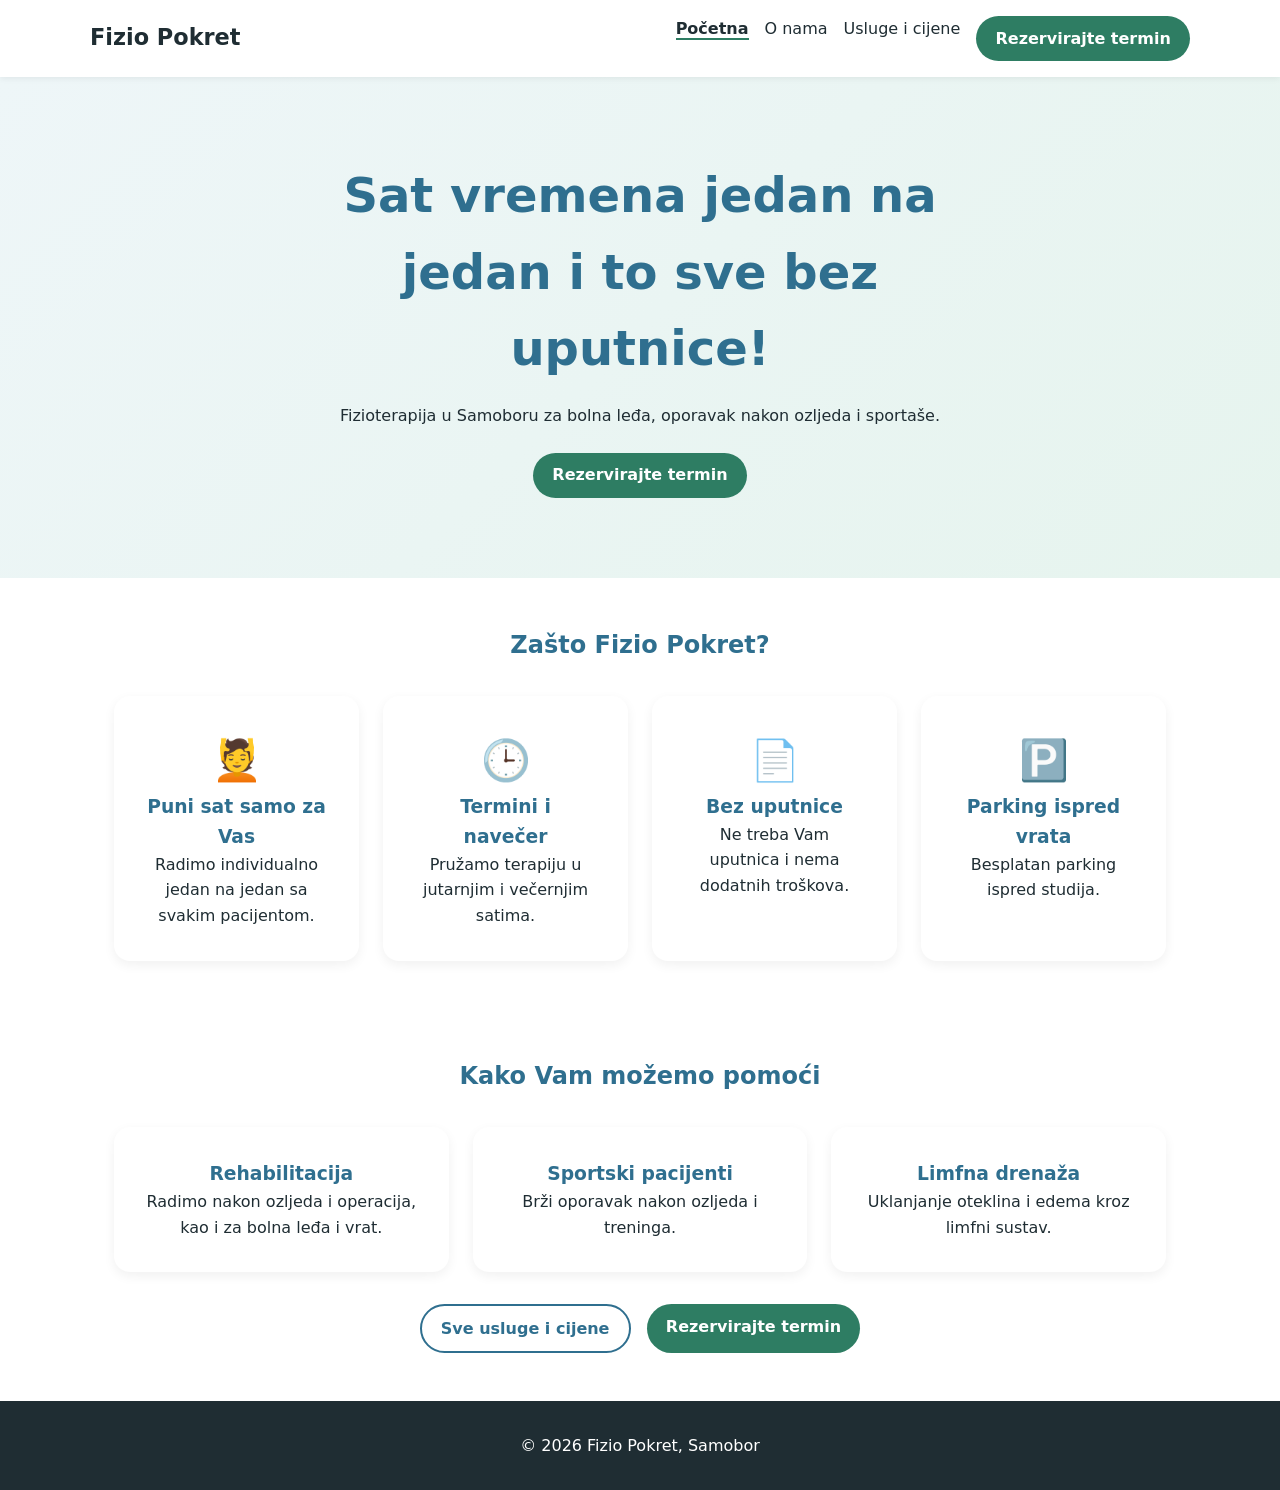
<file: index.html>
<!DOCTYPE html>
<html lang="hr">
<head>
  <meta charset="UTF-8">
  <meta name="viewport" content="width=device-width, initial-scale=1.0">
  <title>Fizio Pokret | Fizioterapija u Samoboru</title>
  <meta name="description" content="Fizioterapija jedan na jedan u Samoboru. Puni sat terapije, bez uputnice, termini i navečer.">
  <link rel="stylesheet" href="style.css">
</head>
<body>
  <header>
    <a href="index.html" class="logo">Fizio Pokret</a>
    <nav>
      <button class="hamburger" aria-label="Otvori izbornik" aria-expanded="false" aria-controls="izbornik">☰</button>
      <ul id="izbornik">
        <li><a href="index.html" aria-current="page">Početna</a></li>
        <li><a href="o-nama.html">O nama</a></li>
        <li><a href="usluge.html">Usluge i cijene</a></li>
        <li><a href="kontakt.html" class="btn">Rezervirajte termin</a></li>
      </ul>
    </nav>
  </header>

  <main>

      <section class="hero">
      <h1>Sat vremena jedan na jedan i to sve bez uputnice!</h1>
      <p>Fizioterapija u Samoboru za bolna leđa, oporavak nakon ozljeda i sportaše.</p>
      <a href="kontakt.html" class="btn">Rezervirajte termin</a>
    </section>

     <section class="prednosti">
      <h2>Zašto Fizio Pokret?</h2>
      <div class="prednosti-mreza">
        <article>
          <p class="ikona">💆</p>
          <h3>Puni sat samo za Vas</h3>
          <p>Radimo individualno jedan na jedan sa svakim pacijentom.</p>
        </article>
        <article>
          <p class="ikona">🕒</p>
          <h3>Termini i navečer</h3>
          <p>Pružamo terapiju u jutarnjim i večernjim satima.</p>
        </article>
        <article>
          <p class="ikona">📄</p>
          <h3>Bez uputnice</h3>
          <p>Ne treba Vam uputnica i nema dodatnih troškova.</p>
        </article>
        <article>
          <p class="ikona">🅿️</p>
          <h3>Parking ispred vrata</h3>
          <p>Besplatan parking ispred studija.</p>
        </article>
      </div>
    </section>

    <section class="usluge-ukratko">
  <h2>Kako Vam možemo pomoći</h2>
  <div class="prednosti-mreza">
    <article>
      <h3>Rehabilitacija</h3>
      <p>Radimo nakon ozljeda i operacija, kao i za bolna leđa i vrat.</p>
    </article>
    <article>
      <h3>Sportski pacijenti</h3>
      <p>Brži oporavak nakon ozljeda i treninga.</p>
    </article>
    <article>
      <h3>Limfna drenaža</h3>
      <p>Uklanjanje oteklina i edema kroz limfni sustav.</p>
    </article>
  </div>
      <div class="gumbi">
  <a href="usluge.html" class="btn btn-sekundarni">Sve usluge i cijene</a>
  <a href="kontakt.html" class="btn">Rezervirajte termin</a>
</div>

</section>
  </main>

  <footer>
    <p>© 2026 Fizio Pokret, Samobor</p>
  </footer>

  <script src="script.js"></script>
</body>
</html>
</file>
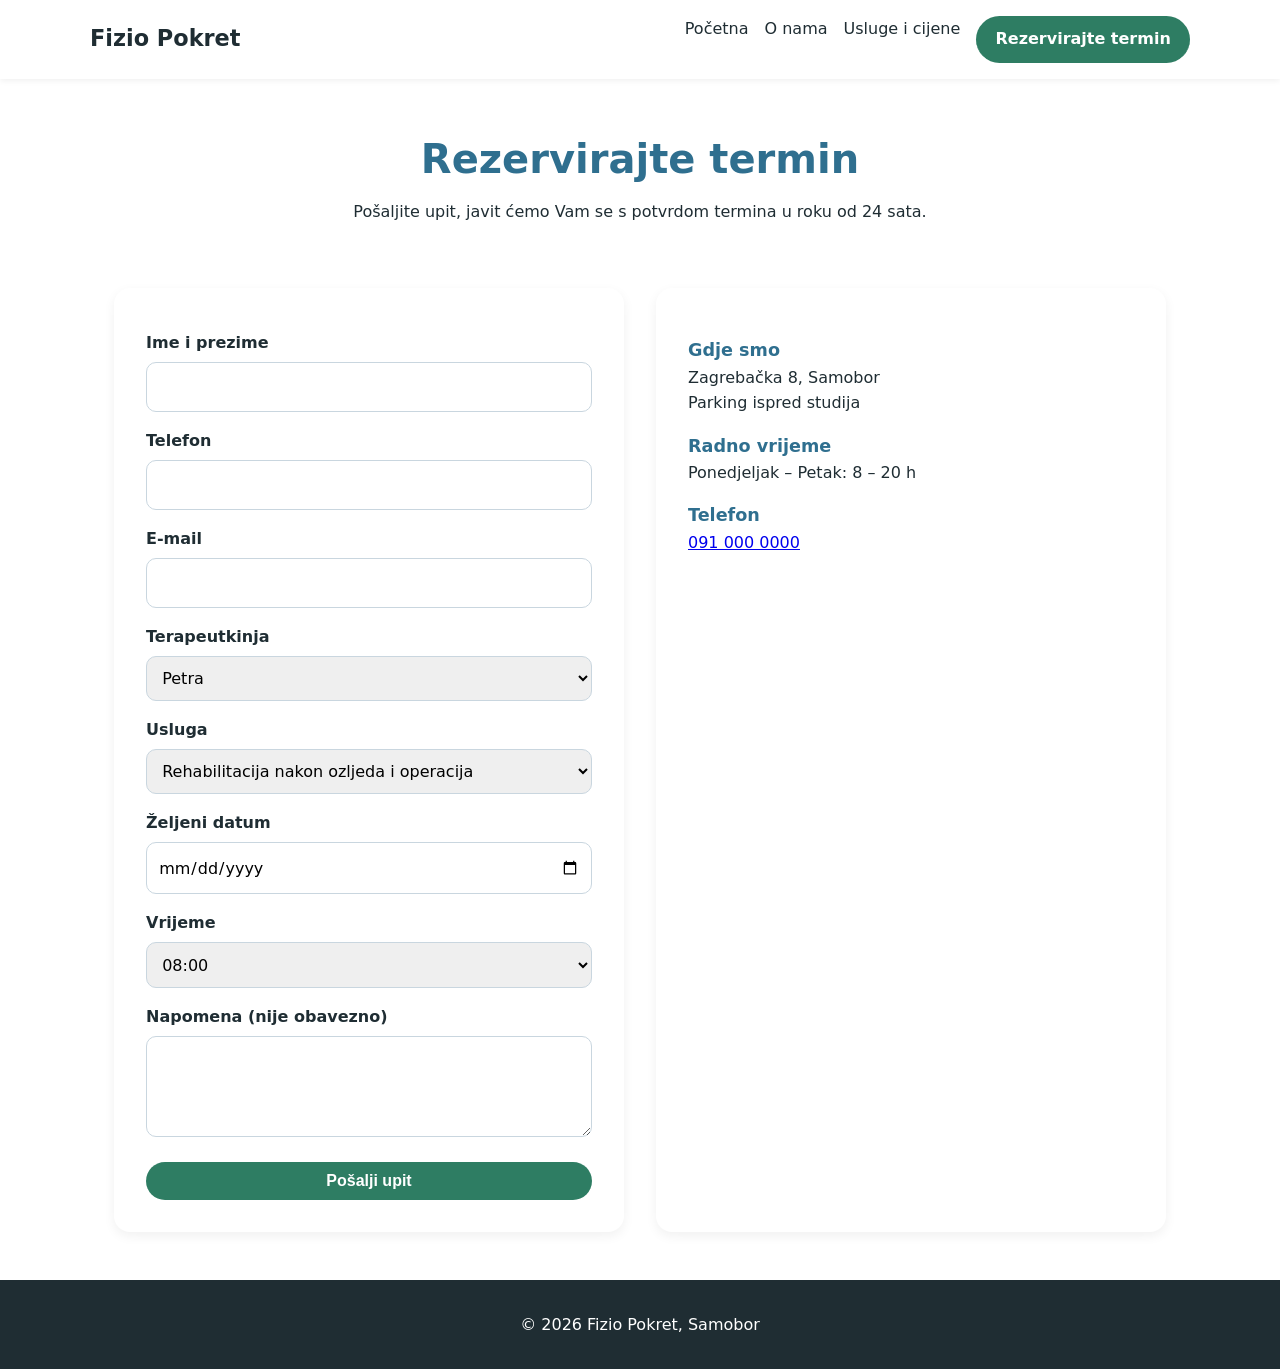
<file: kontakt.html>
<!doctype html>
<html lang="hr">
  <head>
    <meta charset="UTF-8" />
    <meta name="viewport" content="width=device-width, initial-scale=1.0" />
    <title>Rezervacija | Fizioterapija u Samoboru</title>
    <meta
      name="description"
      content="Rezervirajte termin za svoju terapiju. Adresa, radno vrijeme i karta."
    />
    <link rel="stylesheet" href="style.css" />
  </head>
  <body>
    <header>
      <a href="index.html" class="logo">Fizio Pokret</a>
      <nav>
        <button
          class="hamburger"
          aria-label="Otvori izbornik"
          aria-expanded="false"
          aria-controls="izbornik"
        >
          ☰
        </button>
        <ul id="izbornik">
          <li><a href="index.html">Početna</a></li>
          <li><a href="o-nama.html">O nama</a></li>
          <li><a href="usluge.html">Usluge i cijene</a></li>
          <li>
            <a href="kontakt.html" aria-current="page" class="btn"
              >Rezervirajte termin</a
            >
          </li>
        </ul>
      </nav>
    </header>
    <main>
      <section class="naslov-stranice">
        <h1>Rezervirajte termin</h1>
        <p>Pošaljite upit, javit ćemo Vam se s potvrdom termina u roku od 24 sata.</p>
      </section>

      <section class="kontakt">
        <form
          class="obrazac"
          action="https://formspree.io/f/PRIMJER"
          method="POST"
        >
          <label for="ime">Ime i prezime</label>
          <input type="text" id="ime" name="ime" required autocomplete="name" />

          <label for="telefon">Telefon</label>
          <input
            type="tel"
            id="telefon"
            name="telefon"
            required
            autocomplete="tel"
          />

          <label for="email">E-mail</label>
          <input
            type="email"
            id="email"
            name="email"
            required
            autocomplete="email"
          />

          <label for="terapeutkinja">Terapeutkinja</label>
          <select id="terapeutkinja" name="terapeutkinja">
            <option>Petra</option>
            <option>Maja</option>
          </select>

          <label for="usluga">Usluga</label>
          <select id="usluga" name="usluga">
            <option>Rehabilitacija nakon ozljeda i operacija</option>
            <option>Sportski pacijenti</option>
            <option>Rehabilitacija za bolna leđa i vrat</option>
            <option value="limfna">Limfna drenaža</option>
          </select>

          <label for="datum">Željeni datum</label>
          <input type="date" id="datum" name="datum" required />

          <label for="vrijeme">Vrijeme</label>
            <select id="vrijeme" name="vrijeme" required></select>

          <label for="poruka">Napomena (nije obavezno)</label>
          <textarea id="poruka" name="poruka" rows="3"></textarea>

          <button type="submit" class="btn">Pošalji upit</button>
        </form>

        <div class="info">
          <h2>Gdje smo</h2>
          <p>Zagrebačka 8, Samobor<br />Parking ispred studija</p>
          <h2>Radno vrijeme</h2>
          <p>Ponedjeljak – Petak: 8 – 20 h</p>
          <h2>Telefon</h2>
          <p><a href="tel:+385910000000">091 000 0000</a></p>
          <iframe
            src="https://www.google.com/maps?q=Samobor&output=embed"
            title="Karta: Fizio Pokret, Samobor"
            loading="lazy"
          ></iframe>
        </div>
      </section>
    </main>

     <footer>
    <p>© 2026 Fizio Pokret, Samobor</p>
  </footer>

    <script src="script.js"></script>
  </body>
</html>
</file>
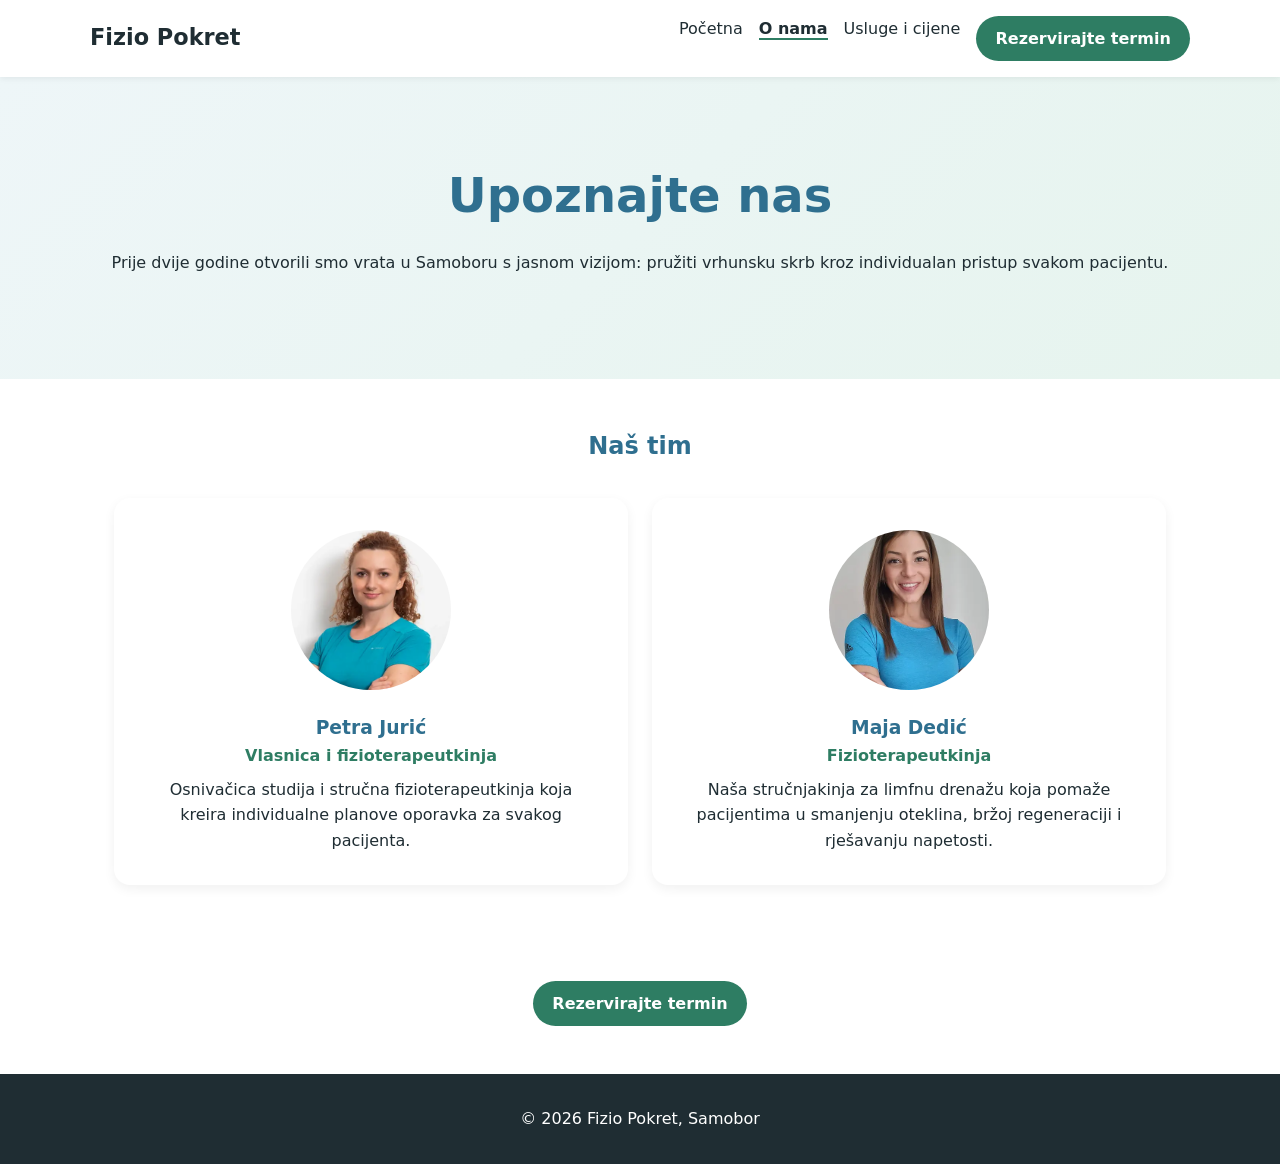
<file: o-nama.html>
<!doctype html>
<html lang="hr">
  <head>
    <meta charset="UTF-8" />
    <meta name="viewport" content="width=device-width, initial-scale=1.0" />
    <title>O nama | Fizioterapija u Samoboru</title>
    <meta
      name="description"
      content="Upoznajte tim studija Fizio Pokret u Samoboru: fizioterapeutkinje Petra i Maja."
    />
    <link rel="stylesheet" href="style.css" />
  </head>
  <body>
    <header>
      <a href="index.html" class="logo">Fizio Pokret</a>
      <nav>
        <button
          class="hamburger"
          aria-label="Otvori izbornik"
          aria-expanded="false"
          aria-controls="izbornik"
        >
          ☰
        </button>
        <ul id="izbornik">
          <li><a href="index.html">Početna</a></li>
          <li><a href="o-nama.html" aria-current="page">O nama</a></li>
          <li><a href="usluge.html">Usluge i cijene</a></li>
          <li><a href="kontakt.html" class="btn">Rezervirajte termin</a></li>
        </ul>
      </nav>
    </header>

    <main>
      <section class="hero">
        <h1>Upoznajte nas</h1>
        <p>
          Prije dvije godine otvorili smo vrata u Samoboru s jasnom vizijom:
          pružiti vrhunsku skrb kroz individualan pristup svakom pacijentu.
        </p>
      </section>

      <section class="tim">
        <h2>Naš tim</h2>
        <div class="prednosti-mreza">
          <article>
            <img
              src="slike/petra.webp"
              alt="Petra Jurić, fizioterapeutkinja"
              width="400"
              height="400"
            />
            <h3>Petra Jurić</h3>
            <p class="uloga">Vlasnica i fizioterapeutkinja</p>
            <p>
              Osnivačica studija i stručna fizioterapeutkinja koja kreira
              individualne planove oporavka za svakog pacijenta.
            </p>
          </article>

          <article>
            <img
              src="slike/maja.webp"
              alt="Maja Dedić, fizioterapeutkinja"
              width="400"
              height="400"
            />
            <h3>Maja Dedić</h3>
            <!-- primjer, pitati Petru -->
            <p class="uloga">Fizioterapeutkinja</p>
            <p>
              Naša stručnjakinja za limfnu drenažu koja pomaže pacijentima u
              smanjenju oteklina, bržoj regeneraciji i rješavanju napetosti.
            </p>
          </article>
        </div>
      </section>

      <section class="cta">
        <a href="kontakt.html" class="btn">Rezervirajte termin</a>
      </section>
    </main>

    <footer>
      <p>© 2026 Fizio Pokret, Samobor</p>
    </footer>

    <script src="script.js"></script>
  </body>
</html>
</file>
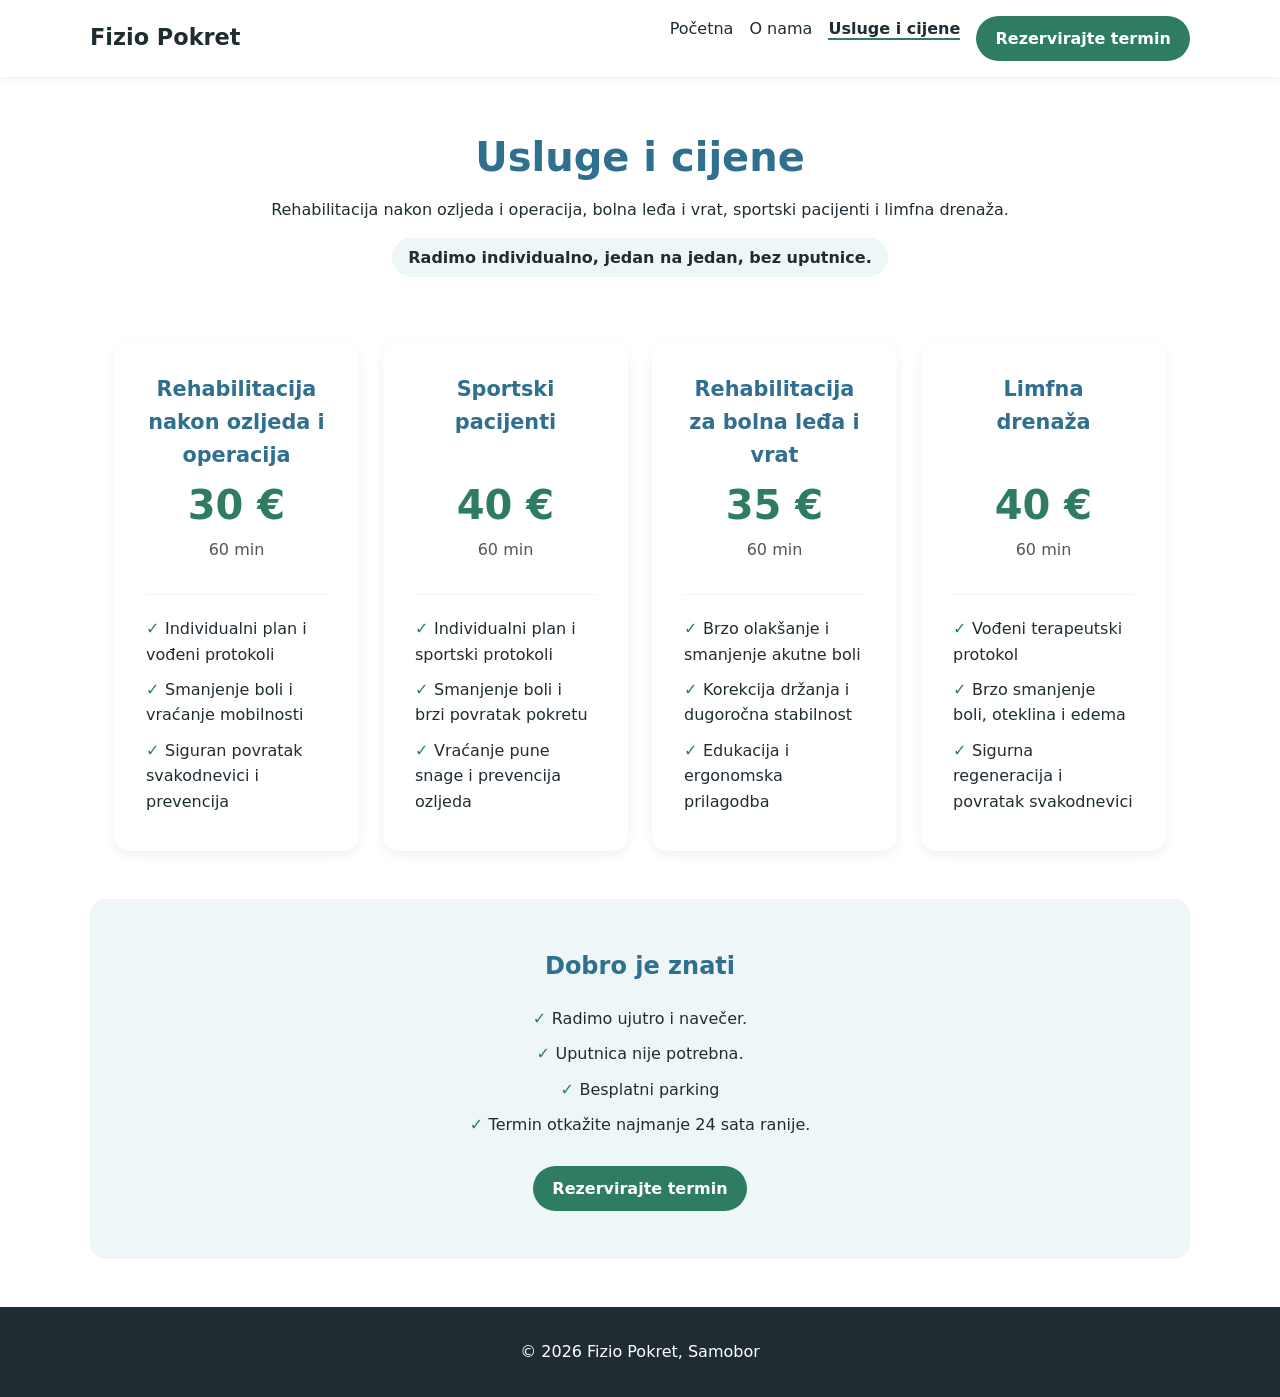
<file: usluge.html>
<!DOCTYPE html>
<html lang="hr">
<head>
  <meta charset="UTF-8">
  <meta name="viewport" content="width=device-width, initial-scale=1.0">
  <title>Usluge i cijene | Fizioterapija u Samoboru</title>
  <meta name="description" content="Fizioterapija jedan na jedan u Samoboru. Puni sat terapije, bez uputnice, termini i navečer.">
  <link rel="stylesheet" href="style.css">
</head>
<body>
  <header>
    <a href="index.html" class="logo">Fizio Pokret</a>
    <nav>
      <button class="hamburger" aria-label="Otvori izbornik" aria-expanded="false" aria-controls="izbornik">☰</button>
      <ul id="izbornik">
        <li><a href="index.html" >Početna</a></li>
        <li><a href="o-nama.html">O nama</a></li>
        <li><a href="usluge.html" aria-current="page">Usluge i cijene</a></li>
        <li><a href="kontakt.html" class="btn">Rezervirajte termin</a></li>
      </ul>
    </nav>
  </header>

  <main>
    <section class="naslov-stranice">
      <h1>Usluge i cijene</h1>
      <p> Rehabilitacija nakon ozljeda i operacija, bolna leđa i vrat, sportski pacijenti i limfna drenaža.</p>
        <p class="napomena">Radimo individualno, jedan na jedan, bez uputnice.</p>
    </section>

    <section class="cjenik">
      <article class="kartica">
        <h2>Rehabilitacija nakon ozljeda i operacija</h2>
        <p class="cijena">30 €</p> <!-- primjeri cijena -->
        <p class="trajanje">60 min</p>
        <ul>
          <li>Individualni plan i vođeni protokoli</li>
          <li>Smanjenje boli i vraćanje mobilnosti</li>
          <li>Siguran povratak svakodnevici i prevencija</li>
        </ul>
      </article>

      <article class="kartica">
        <h2>Sportski pacijenti</h2>
        <p class="cijena">40 €</p> <!-- primjeri cijena -->
        <p class="trajanje">60 min</p>
        <ul>
          <li>Individualni plan i sportski protokoli</li>
          <li>Smanjenje boli i brzi povratak pokretu</li>
          <li>Vraćanje pune snage i prevencija ozljeda</li>
        </ul>
      </article>

      <article class="kartica">
        <h2>Rehabilitacija za bolna leđa i vrat</h2>
        <p class="cijena">35 €</p>  <!-- primjeri cijena -->
        <p class="trajanje">60 min</p>
        <ul>
          <li>Brzo olakšanje i smanjenje akutne boli</li>
           <li>Korekcija držanja i dugoročna stabilnost</li>
            <li>Edukacija i ergonomska prilagodba</li>
        </ul>
      </article>

      
      <article class="kartica">
        <h2>Limfna drenaža</h2>
        <p class="cijena">40 €</p>   <!-- primjeri cijena -->
        <p class="trajanje">60 min</p>
        <ul>
          <li>Vođeni terapeutski protokol</li>
          <li>Brzo smanjenje boli, oteklina i edema</li>
          <li>Sigurna regeneracija i povratak svakodnevici</li>
        </ul>
      </article>
    </section>

    <section class="pravila">
      <h2>Dobro je znati</h2>
      <ul>
        <li>Radimo ujutro i navečer.</li>
        <li>Uputnica nije potrebna.</li>
        <li>Besplatni parking</li>
        <li>Termin otkažite najmanje 24 sata ranije.</li>
      </ul>
      <a href="kontakt.html" class="btn">Rezervirajte termin</a>
    </section>
  </main>

  <footer>
    <p>© 2026 Fizio Pokret, Samobor</p>
  </footer>
  <script src="script.js"></script>
</body>
</html>
</file>
<file: style.css>
:root {
  --pozadina: #ffffff; /* bijela, glavna */
  --svijetla: #eef6f8; /* vrlo blaga plavkasta za sekcije */
  --glavna: #2f6f8f; /* smirena plava: naslovi, linkovi */
  --naglasak: #2e7d63; /* blaga zelena: gumbi, ikone */
  --tekst: #1f2d33; /* tamna, ali ne crna */
}

* {
  box-sizing: border-box;
  margin: 0;
  padding: 0;
}

body {
  font-family: system-ui, sans-serif;
  color: var(--tekst);
  line-height: 1.6;
  background: var(--pozadina);
}

h1, h2, h3 { color: var(--glavna); }

header {
  position: sticky;
  top: 0;
  display: flex;
  justify-content: space-between;
  align-items: center;
  flex-wrap: wrap;
  gap: 1rem;
  padding: 1rem max(1.5rem, calc((100% - 1100px) / 2));
  background: white;
  box-shadow: 0 2px 6px rgba(0, 0, 0, 0.06);
}

.logo {
  font-weight: 700;
  font-size: 1.4rem;
  text-decoration: none;
  color: var(--tekst);
}

nav {
  display: flex;
  flex-wrap: wrap;
  gap: 1rem;
  align-items: center;
}
nav a {
  text-decoration: none;
  color: var(--tekst);
}
nav a:hover {
  color: var(--naglasak);
}

.btn {
  display: inline-block;
  background: var(--naglasak);
  color: white !important;
  padding: 0.6rem 1.2rem;
  border-radius: 999px;
  text-decoration: none;
  font-weight: 600;
}

.hero {
  background: linear-gradient(135deg, var(--svijetla), #e6f4ee);
  text-align: center;
  padding: 5rem 1.5rem;
}
.hero h1 {
  font-size: clamp(1.8rem, 5vw, 3rem);
  max-width: 700px;
  margin: 0 auto 1rem;
}
.hero p {
  margin-bottom: 1.5rem;
}

footer {
  text-align: center;
  padding: 2rem;
  background: var(--tekst);
  color: white;
}

/* Zajednički razmak za sve sekcije unutar main */
main section {
  max-width: 1100px;
  margin: 0 auto;
  padding: 3rem 1.5rem;
}

/* Trenutna stranica u izborniku */
nav a[aria-current="page"] {
  font-weight: 700;
  border-bottom: 2px solid var(--naglasak);
}

/* Naslov stranice */
.naslov-stranice {
  text-align: center;
  padding-bottom: 1rem;
}
.naslov-stranice h1 {
  font-size: clamp(1.8rem, 4vw, 2.5rem);
  margin-bottom: 0.5rem;
}
.napomena {
  display: inline-block;
  margin-top: 1rem;
  background: var(--svijetla);
  padding: 0.4rem 1rem;
  border-radius: 999px;
  font-weight: 600;
}

/* Cjenik u mreži */
.cjenik {
  display: grid;
  grid-template-columns: repeat(auto-fit, minmax(240px, 1fr));
  gap: 1.5rem;
}

.kartica {
  background: white;
  border-radius: 16px;
  padding: 2rem;
  box-shadow: 0 4px 12px rgba(0, 0, 0, 0.06);
  text-align: center;
}
.kartica h2 {
  font-size: 1.3rem;
}
.cijena {
  font-size: 2.5rem;
  font-weight: 800;
  color: var(--naglasak);
}
.trajanje {
  color: #555;
  margin-bottom: 1rem;
}

/* Kvačice umjesto točkica */
.kartica ul,
.pravila ul {
  list-style: none;
}
.kartica li,
.pravila li {
  padding: 0.3rem 0;
}
.kartica li::before,
.pravila li::before {
  content: "✓ ";
  color: var(--naglasak);
  font-weight: 700;
}

/* Pravila */
.pravila {
  background: var(--svijetla);
  border-radius: 16px;
  text-align: center;
  margin-bottom: 3rem !important;
}
.pravila h2 {
  margin-bottom: 1rem;
}
.pravila .btn {
  margin-top: 1.5rem;
}


/* Kontakt */
.kontakt {
  display: grid;
  grid-template-columns: repeat(auto-fit, minmax(300px, 1fr));
  gap: 2rem;
}
.obrazac,
.info {
  background: white;
  border-radius: 16px;
  padding: 2rem;
  box-shadow: 0 4px 12px rgba(0, 0, 0, 0.06);
}
.obrazac {
  display: flex;
  flex-direction: column;
  gap: 0.4rem;
}
.obrazac label {
  font-weight: 600;
  margin-top: 0.6rem;
}
.obrazac input,
.obrazac select,
.obrazac textarea {
  font: inherit;
  padding: 0.7rem;
  border: 1px solid #c9d6df;
  border-radius: 10px;
}
.obrazac input:focus,
.obrazac select:focus,
.obrazac textarea:focus {
  outline: 3px solid var(--svijetla);
  border-color: var(--naglasak);
}
.obrazac .btn {
  margin-top: 1.2rem;
  border: none;
  cursor: pointer;
  font-size: 1rem;
}
.info h2 {
  font-size: 1.1rem;
  margin-top: 1rem;
}
.info iframe {
  width: 100%;
  height: 250px;
  border: 0;
  border-radius: 12px;
  margin-top: 1rem;
}

main .hero {
  max-width: none;
}

body {
  min-height: 100vh;
  display: flex;
  flex-direction: column;
}
main {
  flex: 1;
}

/* Prednosti i recenzije */
.prednosti h2, .usluge-ukratko h2, .tim h2 {
  text-align: center;
  margin-bottom: 2rem;
}
.prednosti-mreza {
  display: grid;
  grid-template-columns: repeat(auto-fit, minmax(250px, 1fr));
  gap: 1.5rem;
}
.prednosti article, .usluge-ukratko article, .tim article{
  background: white;
  border-radius: 16px;
  padding: 2rem;
  box-shadow: 0 4px 12px rgba(0, 0, 0, 0.06);
  text-align: center;
}
.ikona {
  font-size: 2.5rem;
}


/* Izbornik: na računalu linkovi stoje u jednom redu */
nav ul {
  list-style: none;
  display: flex;
  gap: 1rem;
  margin: 0;
  padding: 0;
}

/* Na računalu se gumb ☰ ne prikazuje */
.hamburger {
  display: none;
  background: none;
  border: 0;
  font-size: 2rem;
  cursor: pointer;
}

/* Mobitel: zaslon uži od 700px */
@media (max-width: 700px) {
  .hamburger {
    display: block;
  }

  nav ul {
    display: none; /* linkovi su skriveni */
    flex-direction: column; /* jedan ispod drugoga */
    width: 100%;
  }

  nav ul.otvoren {
    display: flex;
  } /* prikažu se kad JS doda klasu */

  nav {
    flex-wrap: wrap;
  }
}


.tim img {
  width: 160px;
  height: 160px;
  border-radius: 50%;
  object-fit: cover;
  margin-bottom: 1rem;
}
.uloga {
  color: var(--naglasak);
  font-weight: 600;
  margin-bottom: 0.5rem;
}
.cta {
  text-align: center;
}

.usluge-ukratko {
 text-align: center;
}

.prednosti .prednosti-mreza {
  grid-template-columns: repeat(4, 1fr);
}
@media (max-width: 900px) {
  .prednosti .prednosti-mreza { grid-template-columns: repeat(2, 1fr); }
}
@media (max-width: 500px) {
  .prednosti .prednosti-mreza { grid-template-columns: 1fr; }
}

.gumbi {
  display: flex;
  justify-content: center;
  flex-wrap: wrap;
  gap: 1rem;
  margin-top: 2rem;
}
.btn-sekundarni {
  background: white;
  color: var(--glavna) !important;
  border: 2px solid var(--glavna);
}

/* Uredan cjenik */
.kartica {
  display: flex;
  flex-direction: column;
}
.kartica h2 {
  min-height: 4.8em;   /* 3 reda × 1.6 visine reda */
  align-items: flex-end;
}

.kartica ul {
  text-align: left;           /* kvačice u ravnoj liniji */
  margin-top: 1rem;
  border-top: 1px solid var(--svijetla);
  padding-top: 1rem;
}
</file>
